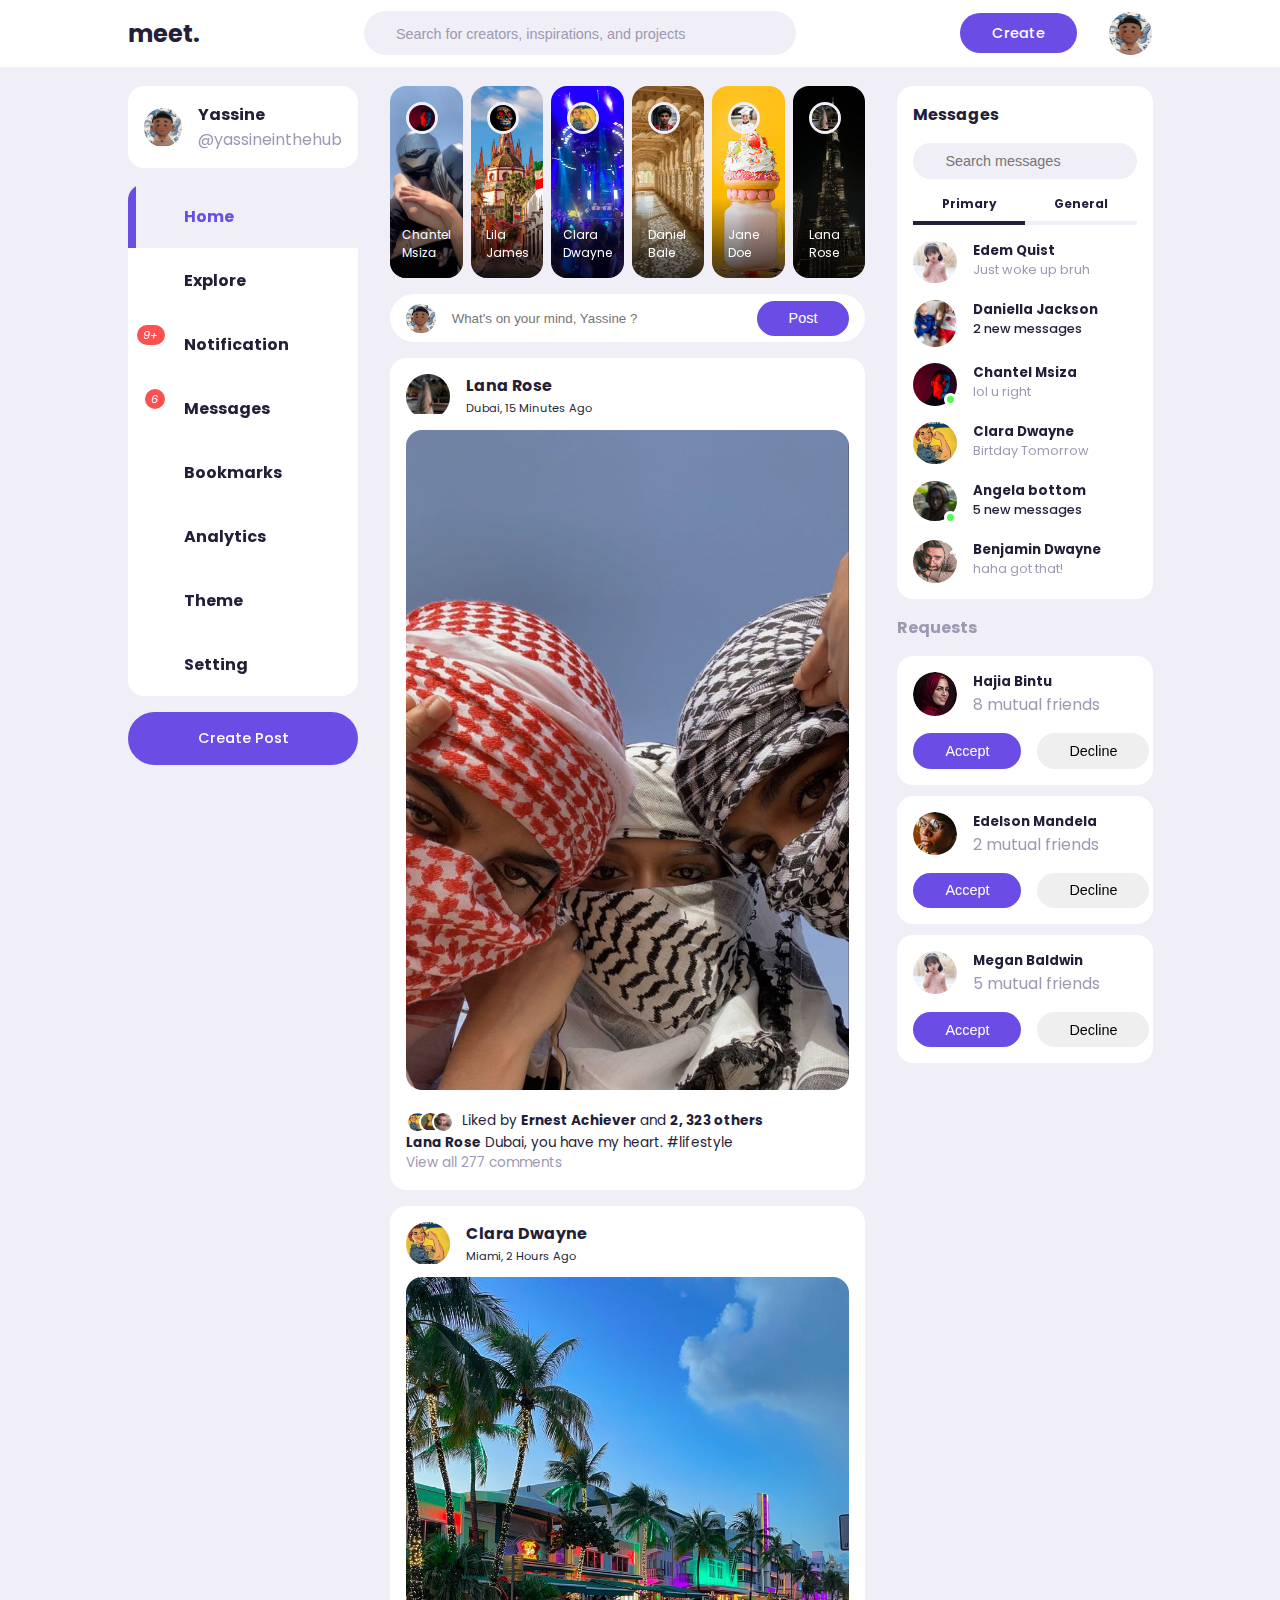
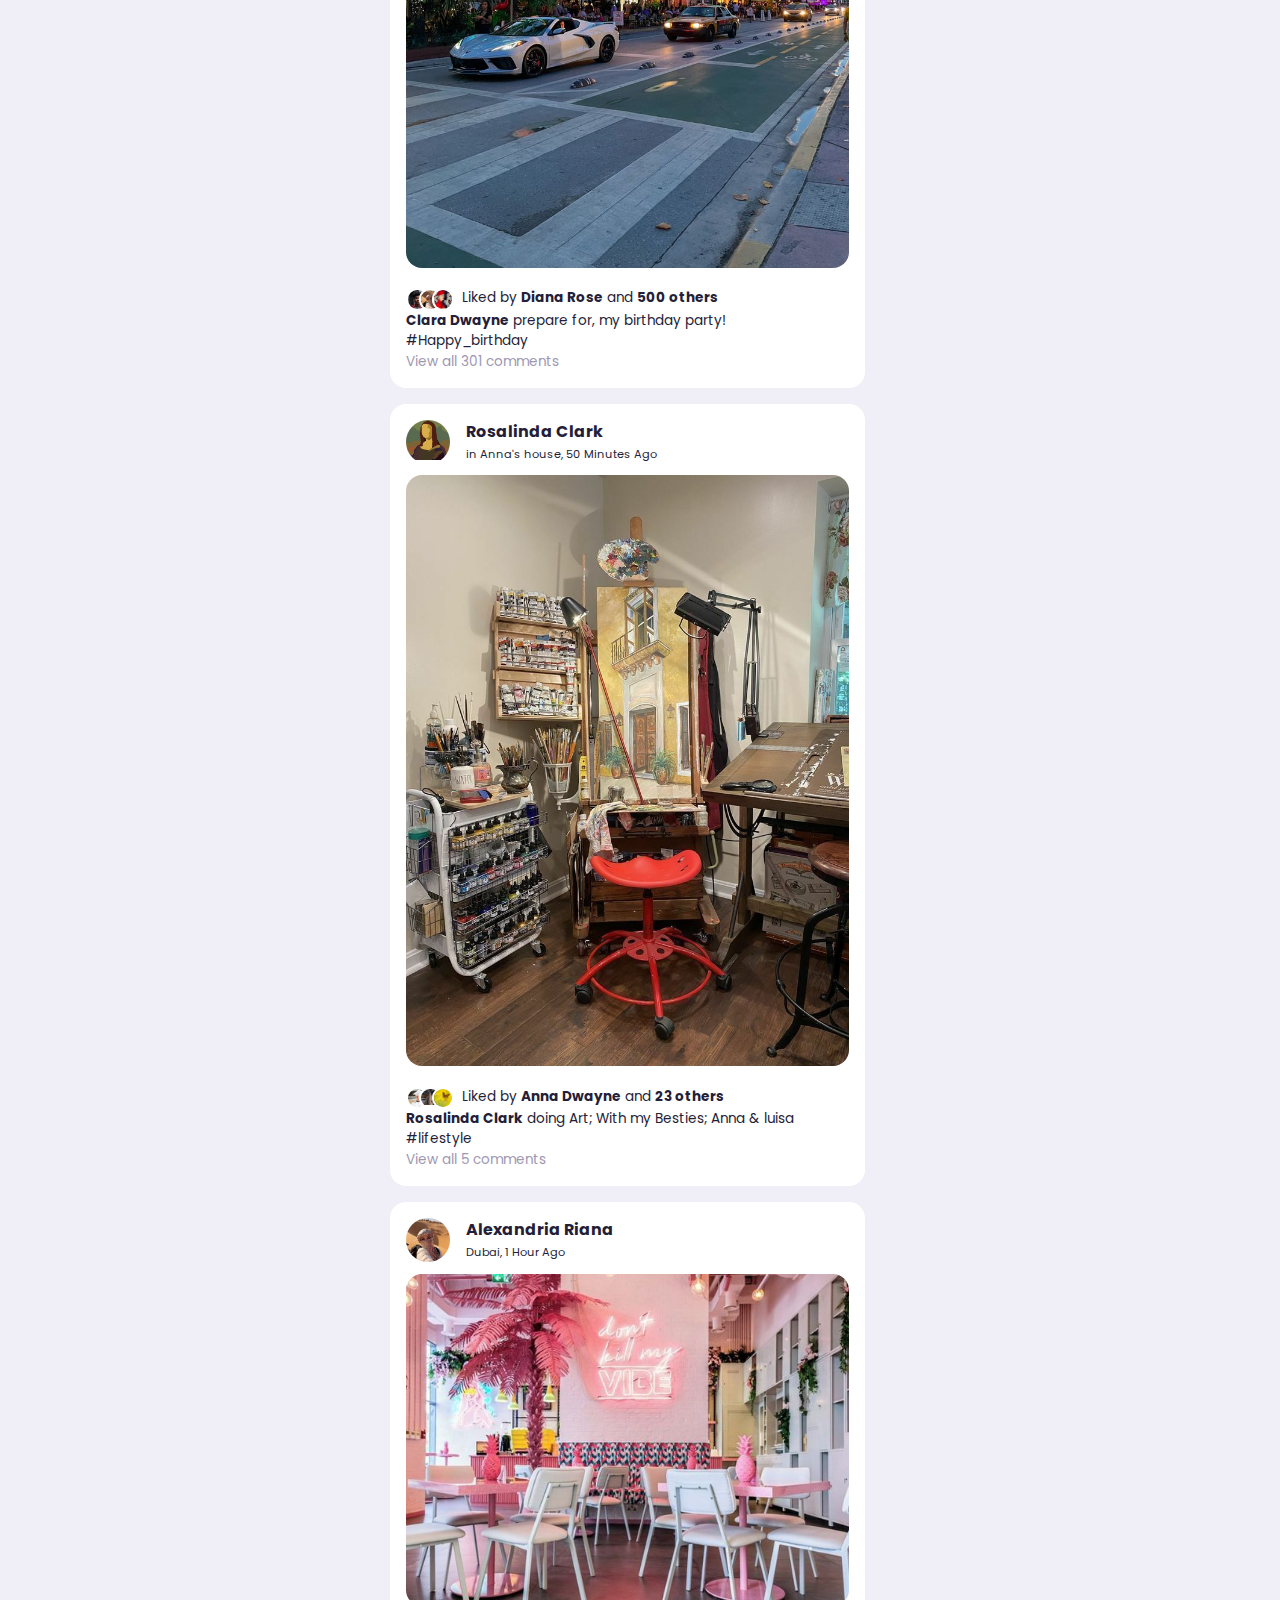
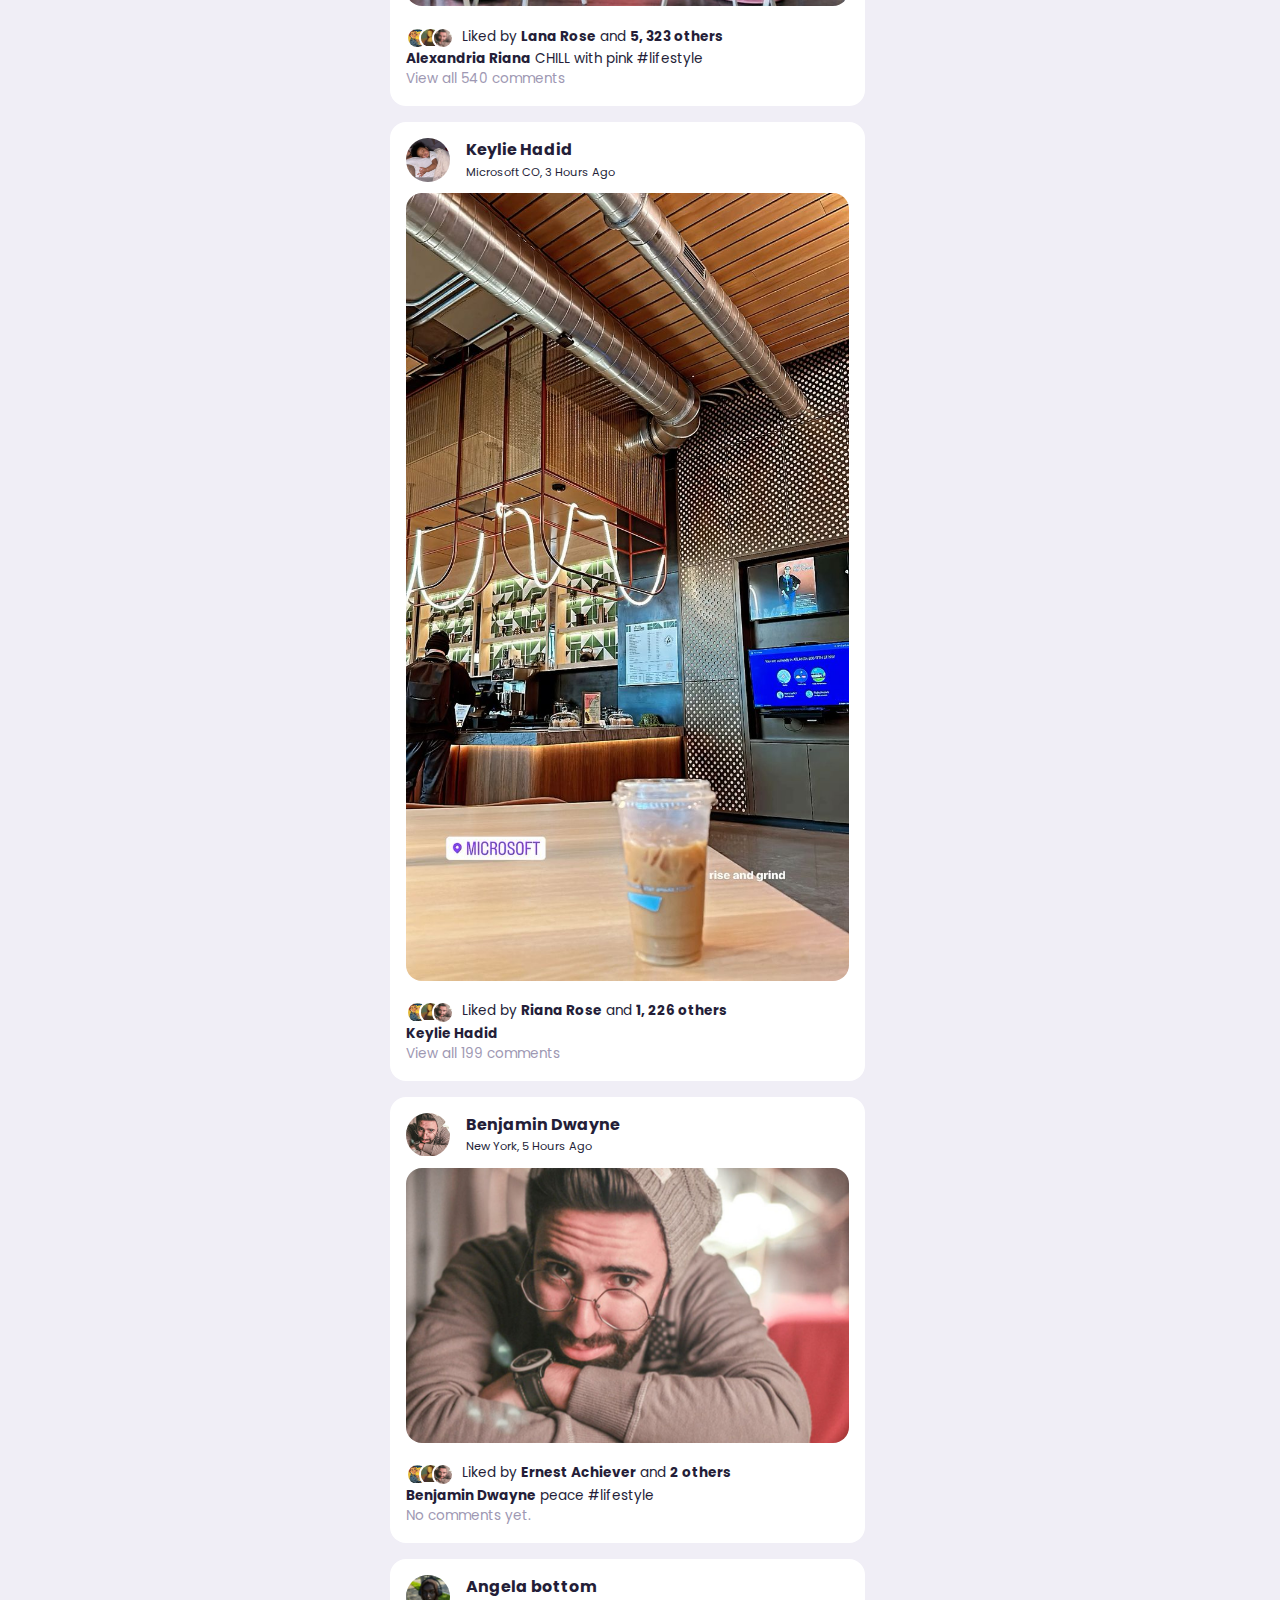
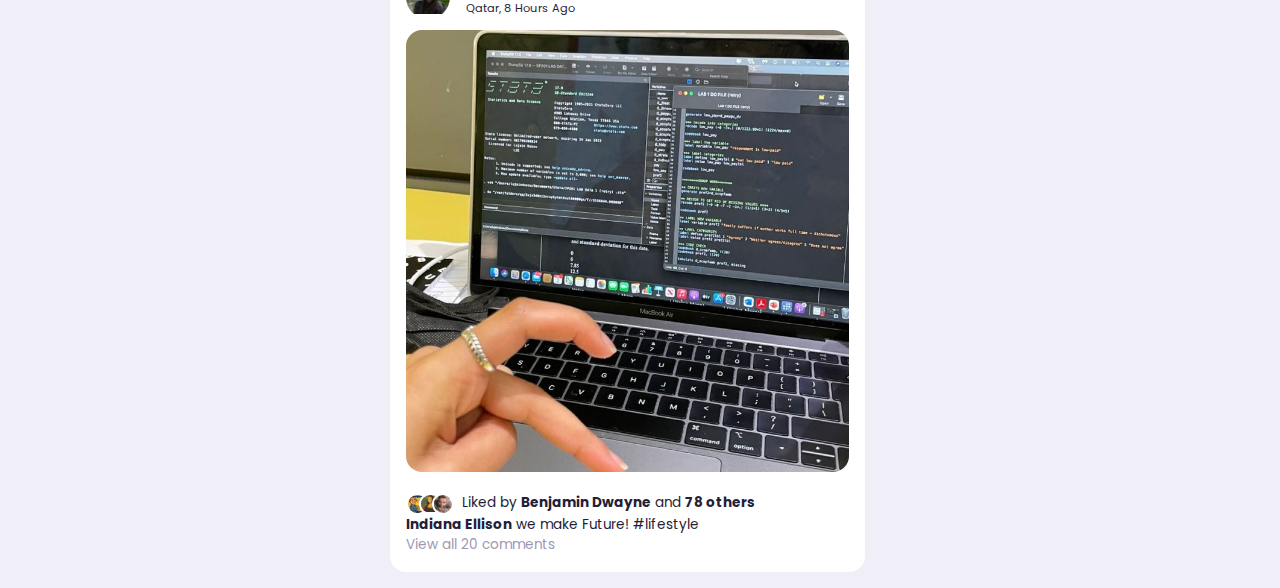
<file: index.html>
<!DOCTYPE html>
<html lang="en">
<head>
    <meta charset="UTF-8">
    <meta http-equiv="X-UA-Compatible" content="IE=edge">
    <meta name="viewport" content="width=device-width, initial-scale=1.0">
    <title>meet</title>
    <!-- IconScout CDN -->
    <link rel="stylesheet" href="https://unicons.iconscout.com/release/v2.1.6/css/unicons.css">
    <!-- Stylesheet -->
    <link rel="stylesheet" href="./style.css">
</head>
<body>
    <nav>
        <div class="container">
            <h2 class="logo">
                meet.
            </h2>
            <div class="search-bar">
                <i class="uil uil-search"></i>
                <input type="search" placeholder="Search for creators, inspirations, and projects">
            </div>
            <div class="create">
                <label class="btn btn-primary" for="create-post">Create</label>
                <div class="profile-photo">
                    <img src="./images/profile-Yassine.png" alt="">
                </div>
            </div>
        </div>
    </nav>

    <!-------------------------------- MAIN ----------------------------------->
    <main>
        <div class="container">
            <!----------------- LEFT -------------------->
            <div class="left">
                <a class="profile">
                    <div class="profile-photo">
                        <img src="./images/profile-Yassine.png">
                    </div>
                    <div class="handle">
                        <h4>Yassine</h4>
                        <p class="text-muted">
                            @yassineinthehub
                        </p>
                    </div>
                </a>

                <!----------------- SIDEBAR -------------------->
                <div class="sidebar">
                    <a class="menu-item active">
                        <span><i class="uil uil-home"></i></span>
                        <h3>Home</h3>   
                    </a>
                    <a class="menu-item">
                        <span><i class="uil uil-compass"></i></span>
                        <h3>Explore</h3>
                    </a>
                    <a class="menu-item"  id="notifications">
                        <span><i class="uil uil-bell"><small class="notification-count">9+</small></i></span>
                        <h3>Notification</h3>
                        <!--------------- NOTIFICATION POPUP --------------->
                        <div class="notifications-popup">
                            <div>
                                <div class="profile-photo">
                                    <img src="./images/profile-2.jpg">
                                </div>
                                <div class="notification-body">
                                    <b>Keke Benjamin</b> accepted your friend request
                                    <small class="text-muted">2 Days Ago</small>
                                </div>
                            </div>
                            <div>
                                <div class="profile-photo">
                                    <img src="./images/profile-3.jpg">
                                </div>
                                <div class="notification-body">
                                    <b>Angela bottom</b> commented on your post
                                    <small class="text-muted">1 Hour Ago</small>
                                </div>
                            </div>
                            <div>
                                <div class="profile-photo">
                                    <img src="./images/profile-4.jpg">
                                </div>
                                <div class="notification-body">
                                    <b>Ernest Achiever</b> and <b>283 Others</b> liked your post
                                    <small class="text-muted">4 Minutes Ago</small>
                                </div>
                            </div>
                            <div>
                                <div class="profile-photo">
                                    <img src="./images/profile-5.jpg">
                                </div>
                                <div class="notification-body">
                                    <b>Alexandria Riana</b> commented on a post you are tagged in
                                    <small class="text-muted">2 Days Ago</small>
                                </div>
                            </div>
                            <div>
                                <div class="profile-photo">
                                    <img src="./images/profile-6.jpg">
                                </div>
                                <div class="notification-body">
                                    <b>Keyley Jenner</b> commented on a post you are tagged in
                                    <small class="text-muted">1 Hour Ago</small>
                                </div>
                            </div>
                            <div>
                                <div class="profile-photo">
                                    <img src="./images/profile-7.jpg">
                                </div>
                                <div class="notification-body">
                                    <b>Jane Doe</b> commented on your post
                                    <small class="text-muted">1 Hour Ago</small>
                                </div>
                            </div>
                        </div>
                        <!--------------- END NOTIFICATION POPUP --------------->
                    </a>
                    <a class="menu-item" id="messages-notifications">
                        <span><i class="uil uil-envelope-alt"><small class="notification-count">6</small></i></span>
                        <h3>Messages</h3>
                    </a>
                    <a class="menu-item">
                        <span><i class="uil uil-bookmark"></i></span>
                        <h3>Bookmarks</h3>
                    </a>
                    <a class="menu-item">
                        <span><i class="uil uil-chart-line"></i></span>
                        <h3>Analytics</h3>
                    </a>
                    <a class="menu-item" id="theme">
                        <span><i class="uil uil-palette"></i></span>
                        <h3>Theme</h3>
                    </a>
                    <a class="menu-item">
                        <span><i class="uil uil-setting"></i></span>
                        <h3>Setting</h3>
                    </a>
                </div>
                <!----------------- END OF SIDEBAR -------------------->
                <label class="btn btn-primary" for="create-post">Create Post</label>
            </div>

            <!----------------- MIDDLE -------------------->
            <div class="middle">
                 <!----------------- STORIES -------------------->
                <div class="stories">
                    <div class="story">
                        <div class="profile-photo">
                            <img src="./images/profile-8.jpg">
                        </div>
                        <p class="name">Chantel Msiza</p>
                    </div>
                    <div class="story">
                        <div class="profile-photo">
                            <img src="./images/profile-9.jpg">
                        </div>
                        <p class="name">Lila James</p>
                    </div>
                    <div class="story">
                        <div class="profile-photo">
                            <img src="./images/profile-10.jpg">
                        </div>
                        <p class="name">Clara Dwayne</p>
                    </div>
                    <div class="story">
                        <div class="profile-photo">
                            <img src="./images/profile-11.jpg">
                        </div>
                        <p class="name">Daniel Bale</p>
                    </div>
                    <div class="story">
                        <div class="profile-photo">
                            <img src="./images/profile-12.jpg">
                        </div>
                        <p class="name">Jane Doe</p>
                    </div>
                    <div class="story">
                        <div class="profile-photo">
                            <img src="./images/profile-13.jpg">
                        </div>
                        <p class="name">Lana Rose</p>
                    </div>
                </div>
                <!----------------- END OF STORIES -------------------->
                <form action="" class="create-post">
                    <div class="profile-photo">
                        <img src="./images/profile-Yassine.png">
                    </div>
                    <input type="text" placeholder="What's on your mind, Yassine ?" id="create-post">
                    <input type="submit" value="Post" class="btn btn-primary">
                </form>
                <!----------------- FEEDS -------------------->
                <div class="feeds">
                    <!----------------- FEED 1 -------------------->
                    <div class="feed">
                        <div class="head">
                            <div class="user">
                                <div class="profile-photo">
                                    <img src="./images/profile-13.jpg">
                                </div>
                                <div class="info">
                                    <h3>Lana Rose</h3>
                                    <small>Dubai, 15 Minutes Ago</small>
                                </div>
                            </div>
                            <span class="edit">
                                <i class="uil uil-ellipsis-h"></i>
                            </span>
                        </div>

                        <div class="photo">
                            <img src="./images/feed-1.jpg">
                        </div>

                        <div class="action-buttons">
                            <div class="interaction-buttons">
                                <span><i class="uil uil-heart"></i></span>
                                <span><i class="uil uil-comment-dots"></i></span>
                                <span><i class="uil uil-share-alt"></i></span>
                            </div>
                            <div class="bookmark">
                                <span><i class="uil uil-bookmark-full"></i></span>
                            </div>
                        </div>

                        <div class="liked-by">
                            <span><img src="./images/profile-10.jpg"></span>
                            <span><img src="./images/profile-4.jpg"></span>
                            <span><img src="./images/profile-15.jpg"></span>
                            <p>Liked by <b>Ernest Achiever</b> and <b>2, 323 others</b></p>
                        </div>

                        <div class="caption">
                            <p><b>Lana Rose</b> Dubai, you have my heart. 
                            <span class="harsh-tag">#lifestyle</span></p>
                        </div>

                        <div class="comments text-muted">
                            View all 277 comments
                        </div>
                    </div>
                    <!----------------- END OF FEED 1 -------------------->

                    <!----------------- FEED 2 -------------------->
                    <div class="feed">
                        <div class="head">
                            <div class="user">
                                <div class="profile-photo">
                                    <img src="./images/profile-10.jpg">
                                </div>
                                <div class="info">
                                    <h3>Clara Dwayne</h3>
                                    <small>Miami, 2 Hours Ago</small>
                                </div>
                            </div>
                            <span class="edit">
                                <i class="uil uil-ellipsis-h"></i>
                            </span>
                        </div>

                        <div class="photo">
                            <img src="./images/feed-3.jpg">
                        </div>

                        <div class="action-buttons">
                            <div class="interaction-buttons">
                                <span><i class="uil uil-heart"></i></span>
                                <span><i class="uil uil-comment-dots"></i></span>
                                <span><i class="uil uil-share-alt"></i></span>
                            </div>
                            <div class="bookmark">
                                <span><i class="uil uil-bookmark-full"></i></span>
                            </div>
                        </div>

                        <div class="liked-by">
                            <span><img src="./images/profile-11.jpg"></span>
                            <span><img src="./images/profile-5.jpg"></span>
                            <span><img src="./images/profile-16.jpg"></span>
                            <p>Liked by <b>Diana Rose</b> and <b>500 others</b></p>
                        </div>

                        <div class="caption">
                            <p><b>Clara Dwayne</b> prepare for, my birthday party!
                            <span class="harsh-tag">#Happy_birthday</span></p>
                        </div>

                        <div class="comments text-muted">
                            View all 301 comments
                        </div>
                    </div>
                    <!----------------- END OF FEED 2 -------------------->

                    <!----------------- FEED 3 -------------------->
                    <div class="feed">
                        <div class="head">
                            <div class="user">
                                <div class="profile-photo">
                                    <img src="./images/profile-4.jpg">
                                </div>
                                <div class="info">
                                    <h3>Rosalinda Clark</h3>
                                    <small>in Anna's house, 50 Minutes Ago</small>
                                </div>
                            </div>
                            <span class="edit">
                                <i class="uil uil-ellipsis-h"></i>
                            </span>
                        </div>

                        <div class="photo">
                            <img src="./images/feed-4.jpg">
                        </div>

                        <div class="action-buttons">
                            <div class="interaction-buttons">
                                <span><i class="uil uil-heart"></i></span>
                                <span><i class="uil uil-comment-dots"></i></span>
                                <span><i class="uil uil-share-alt"></i></span>
                            </div>
                            <div class="bookmark">
                                <span><i class="uil uil-bookmark-full"></i></span>
                            </div>
                        </div>

                        <div class="liked-by">
                            <span><img src="./images/profile-12.jpg"></span>
                            <span><img src="./images/profile-13.jpg"></span>
                            <span><img src="./images/profile-14.jpg"></span>
                            <p>Liked by <b>Anna Dwayne</b> and <b>23 others</b></p>
                        </div>

                        <div class="caption">
                            <p><b>Rosalinda Clark</b> doing Art; With my Besties; Anna & luisa
                            <span class="harsh-tag">#lifestyle</span></p>
                        </div>

                        <div class="comments text-muted">
                            View all 5 comments
                        </div>
                    </div>
                    <!----------------- END OF FEED 3 -------------------->

                    <!----------------- FEED 4 -------------------->
                    <div class="feed">
                        <div class="head">
                            <div class="user">
                                <div class="profile-photo">
                                    <img src="./images/profile-5.jpg">
                                </div>
                                <div class="info">
                                    <h3>Alexandria Riana</h3>
                                    <small>Dubai, 1 Hour Ago</small>
                                </div>
                            </div>
                            <span class="edit">
                                <i class="uil uil-ellipsis-h"></i>
                            </span>
                        </div>

                        <div class="photo">
                            <img src="./images/feed-5.jpg">
                        </div>

                        <div class="action-buttons">
                            <div class="interaction-buttons">
                                <span><i class="uil uil-heart"></i></span>
                                <span><i class="uil uil-comment-dots"></i></span>
                                <span><i class="uil uil-share-alt"></i></span>
                            </div>
                            <div class="bookmark">
                                <span><i class="uil uil-bookmark-full"></i></span>
                            </div>
                        </div>

                        <div class="liked-by">
                            <span><img src="./images/profile-10.jpg"></span>
                            <span><img src="./images/profile-4.jpg"></span>
                            <span><img src="./images/profile-15.jpg"></span>
                            <p>Liked by <b>Lana Rose</b> and <b>5, 323 others</b></p>
                        </div>

                        <div class="caption">
                            <p><b>Alexandria Riana</b> CHILL with pink 
                            <span class="harsh-tag">#lifestyle</span></p>
                        </div>

                        <div class="comments text-muted">
                            View all 540 comments
                        </div>
                    </div>
                    <!----------------- END OF FEED 4 -------------------->

                    <!----------------- FEED 5 -------------------->
                    <div class="feed">
                        <div class="head">
                            <div class="user">
                                <div class="profile-photo">
                                    <img src="./images/profile-7.jpg">
                                </div>
                                <div class="info">
                                    <h3>Keylie Hadid</h3>
                                    <small>Microsoft CO, 3 Hours Ago</small>
                                </div>
                            </div>
                            <span class="edit">
                                <i class="uil uil-ellipsis-h"></i>
                            </span>
                        </div>

                        <div class="photo">
                            <img src="./images/feed-7.jpg">
                        </div>

                        <div class="action-buttons">
                            <div class="interaction-buttons">
                                <span><i class="uil uil-heart"></i></span>
                                <span><i class="uil uil-comment-dots"></i></span>
                                <span><i class="uil uil-share-alt"></i></span>
                            </div>
                            <div class="bookmark">
                                <span><i class="uil uil-bookmark-full"></i></span>
                            </div>
                        </div>

                        <div class="liked-by">
                            <span><img src="./images/profile-10.jpg"></span>
                            <span><img src="./images/profile-4.jpg"></span>
                            <span><img src="./images/profile-15.jpg"></span>
                            <p>Liked by <b>Riana Rose</b> and <b>1, 226 others</b></p>
                        </div>

                        <div class="caption">
                            <p><b>Keylie Hadid</b>
                        </p>
                        </div>

                        <div class="comments text-muted">
                            View all 199 comments
                        </div>
                    </div>
                    <!----------------- END OF FEED 5 -------------------->

                    <!----------------- FEED 6 -------------------->
                    <div class="feed">
                        <div class="head">
                            <div class="user">
                                <div class="profile-photo">
                                    <img src="./images/profile-15.jpg">
                                </div>
                                <div class="info">
                                    <h3>Benjamin Dwayne</h3>
                                    <small>New York, 5 Hours Ago</small>
                                </div>
                            </div>
                            <span class="edit">
                                <i class="uil uil-ellipsis-h"></i>
                            </span>
                        </div>

                        <div class="photo">
                            <img src="./images/feed-2.jpg">
                        </div>

                        <div class="action-buttons">
                            <div class="interaction-buttons">
                                <span><i class="uil uil-heart"></i></span>
                                <span><i class="uil uil-comment-dots"></i></span>
                                <span><i class="uil uil-share-alt"></i></span>
                            </div>
                            <div class="bookmark">
                                <span><i class="uil uil-bookmark-full"></i></span>
                            </div>
                        </div>

                        <div class="liked-by">
                            <span><img src="./images/profile-10.jpg"></span>
                            <span><img src="./images/profile-4.jpg"></span>
                            <span><img src="./images/profile-15.jpg"></span>
                            <p>Liked by <b>Ernest Achiever</b> and <b>2 others</b></p>
                        </div>

                        <div class="caption">
                            <p><b>Benjamin Dwayne</b> peace
                            <span class="harsh-tag">#lifestyle</span></p>
                        </div>

                        <div class="comments text-muted">
                            No comments yet.
                        </div>
                    </div>
                    <!----------------- END OF FEED 6 -------------------->

                    <!----------------- FEED 7 -------------------->
                    <div class="feed">
                        <div class="head">
                            <div class="user">
                                <div class="profile-photo">
                                    <img src="./images/profile-3.jpg">
                                </div>
                                <div class="info">
                                    <h3>Angela bottom</h3>
                                    <small>Qatar, 8 Hours Ago</small>
                                </div>
                            </div>
                            <span class="edit">
                                <i class="uil uil-ellipsis-h"></i>
                            </span>
                        </div>

                        <div class="photo">
                            <img src="./images/feed-6.jpg">
                        </div>

                        <div class="action-buttons">
                            <div class="interaction-buttons">
                                <span><i class="uil uil-heart"></i></span>
                                <span><i class="uil uil-comment-dots"></i></span>
                                <span><i class="uil uil-share-alt"></i></span>
                            </div>
                            <div class="bookmark">
                                <span><i class="uil uil-bookmark-full"></i></span>
                            </div>
                        </div>

                        <div class="liked-by">
                            <span><img src="./images/profile-10.jpg"></span>
                            <span><img src="./images/profile-4.jpg"></span>
                            <span><img src="./images/profile-15.jpg"></span>
                            <p>Liked by <b>Benjamin Dwayne</b> and <b>78 others</b></p>
                        </div>

                        <div class="caption">
                            <p><b>Indiana Ellison</b> we make Future!
                            <span class="harsh-tag">#lifestyle</span></p>
                        </div>

                        <div class="comments text-muted">
                            View all 20 comments
                        </div>
                    </div>
                    <!----------------- END OF FEED 7 -------------------->
                </div>
                <!----------------- END OF FEEDS -------------------->
            </div>
             <!----------------- END OF MIDDLE -------------------->

            <!----------------- RIGHT -------------------->
            <div class="right">
                <!------- MESSAGES ------->
                <div class="messages">
                    <div class="heading">
                        <h4>Messages</h4>
                        <i class="uil uil-edit"></i>
                    </div>
                    <!------- SEARCH BAR ------->
                    <div class="search-bar">
                        <i class="uil uil-search"></i>
                        <input type="search" placeholder="Search messages" id="message-search">
                    </div>
                    <!------- MESSAGES CATEGORY ------->
                    <div class="category">
                        <h6 class="active">Primary</h6>
                        <h6>General</h6>
                    </div>
                    <!------- MESSAGES ------->
                    <div class="message">
                        <div class="profile-photo">
                            <img src="./images/profile-17.jpg">
                        </div>
                        <div class="message-body">
                            <h5>Edem Quist</h5>
                            <p class="text-muted">Just woke up bruh</p>
                        </div>
                    </div>
                    <!------- MESSAGES ------->
                    <div class="message">
                        <div class="profile-photo">
                            <img src="./images/profile-6.jpg">
                        </div>
                        <div class="message-body">
                            <h5>Daniella Jackson</h5>
                            <p class="text-bold">2 new messages</p>
                        </div>
                    </div>
                    <!------- MESSAGES ------->
                    <div class="message">
                        <div class="profile-photo">
                            <img src="./images/profile-8.jpg">
                            <div class="active"></div>
                        </div>
                        <div class="message-body">
                            <h5>Chantel Msiza</h5>
                            <p class="text-muted">lol u right</p>
                        </div>
                    </div>
                    <!------- MESSAGES ------->
                    <div class="message">
                        <div class="profile-photo">
                            <img src="./images/profile-10.jpg">
                        </div>
                        <div class="message-body">
                            <h5>Clara Dwayne</h5>
                            <p class="text-muted">Birtday Tomorrow</p>
                        </div>
                    </div>
                    <!------- MESSAGES ------->
                    <div class="message">
                        <div class="profile-photo">
                            <img src="./images/profile-3.jpg">
                            <div class="active"></div>
                        </div>
                        <div class="message-body">
                            <h5>Angela bottom</h5>
                            <p class="text-bold">5 new messages</p>
                        </div>
                    </div>
                    <!------- MESSAGES ------->
                    <div class="message">
                        <div class="profile-photo">
                            <img src="./images/profile-15.jpg">
                        </div>
                        <div class="message-body">
                            <h5>Benjamin Dwayne</h5>
                            <p class="text-muted">haha got that!</p>
                        </div>
                    </div>
                </div>
                <!------- END OF MESSAGES ------->

                <!------- FRIEND REQUEST ------->
                <div class="friend-requests">
                    <h4>Requests</h4>
                    <div class="request">
                        <div class="info">
                            <div class="profile-photo">
                                <img src="./images/profile-20.jpg">
                            </div>
                            <div>
                                <h5>Hajia Bintu</h5>
                                <p class="text-muted">8 mutual friends</p>
                            </div>
                        </div>
                        <div class="action">
                            <button class="btn btn-primary">
                                Accept
                            </button>
                            <button class="btn">
                                Decline
                            </button>
                        </div>
                    </div>
                    <div class="request">
                        <div class="info">
                            <div class="profile-photo">
                                <img src="./images/profile-18.jpg">
                            </div>
                            <div>
                                <h5>Edelson Mandela</h5>
                                <p class="text-muted">2 mutual friends</p>
                            </div>
                        </div>
                        <div class="action">
                            <button class="btn btn-primary">
                                Accept
                            </button>
                            <button class="btn">
                                Decline
                            </button>
                        </div>
                    </div>
                    <div class="request">
                        <div class="info">
                            <div class="profile-photo">
                                <img src="./images/profile-17.jpg">
                            </div>
                            <div>
                                <h5>Megan Baldwin</h5>
                                <p class="text-muted">5 mutual friends</p>
                            </div>
                        </div>
                        <div class="action">
                            <button class="btn btn-primary">
                                Accept
                            </button>
                            <button class="btn">
                                Decline
                            </button>
                        </div>
                    </div>
                </div>
            </div>
            <!----------------- END OF RIGHT -------------------->
        </div>
    </main>

    <!----------------- THEME CUSTOMIZATION -------------------->
    <div class="customize-theme">
        <div class="card">
            <h2>Customize your view</h2>
            <!----------- BACKGROUND COLORS ----------->
            <div class="background">
                <div class="choose-bg">
                    <div class="bg-1 active">
                        <span></span>
                        <h5 for="bg-1">Light</h5>
                    </div>
                    <div class="bg-2">
                        <span></span>
                        <h5 for="bg-2">Dim</h5>
                    </div>
                    <div class="bg-3">
                        <span></span>
                        <h5 for="bg-3">Dark</h5>
                    </div>
                </div>
            </div>
        </div>
    </div>

    <script src="./index.js"></script>
</body>
</html>
</file>
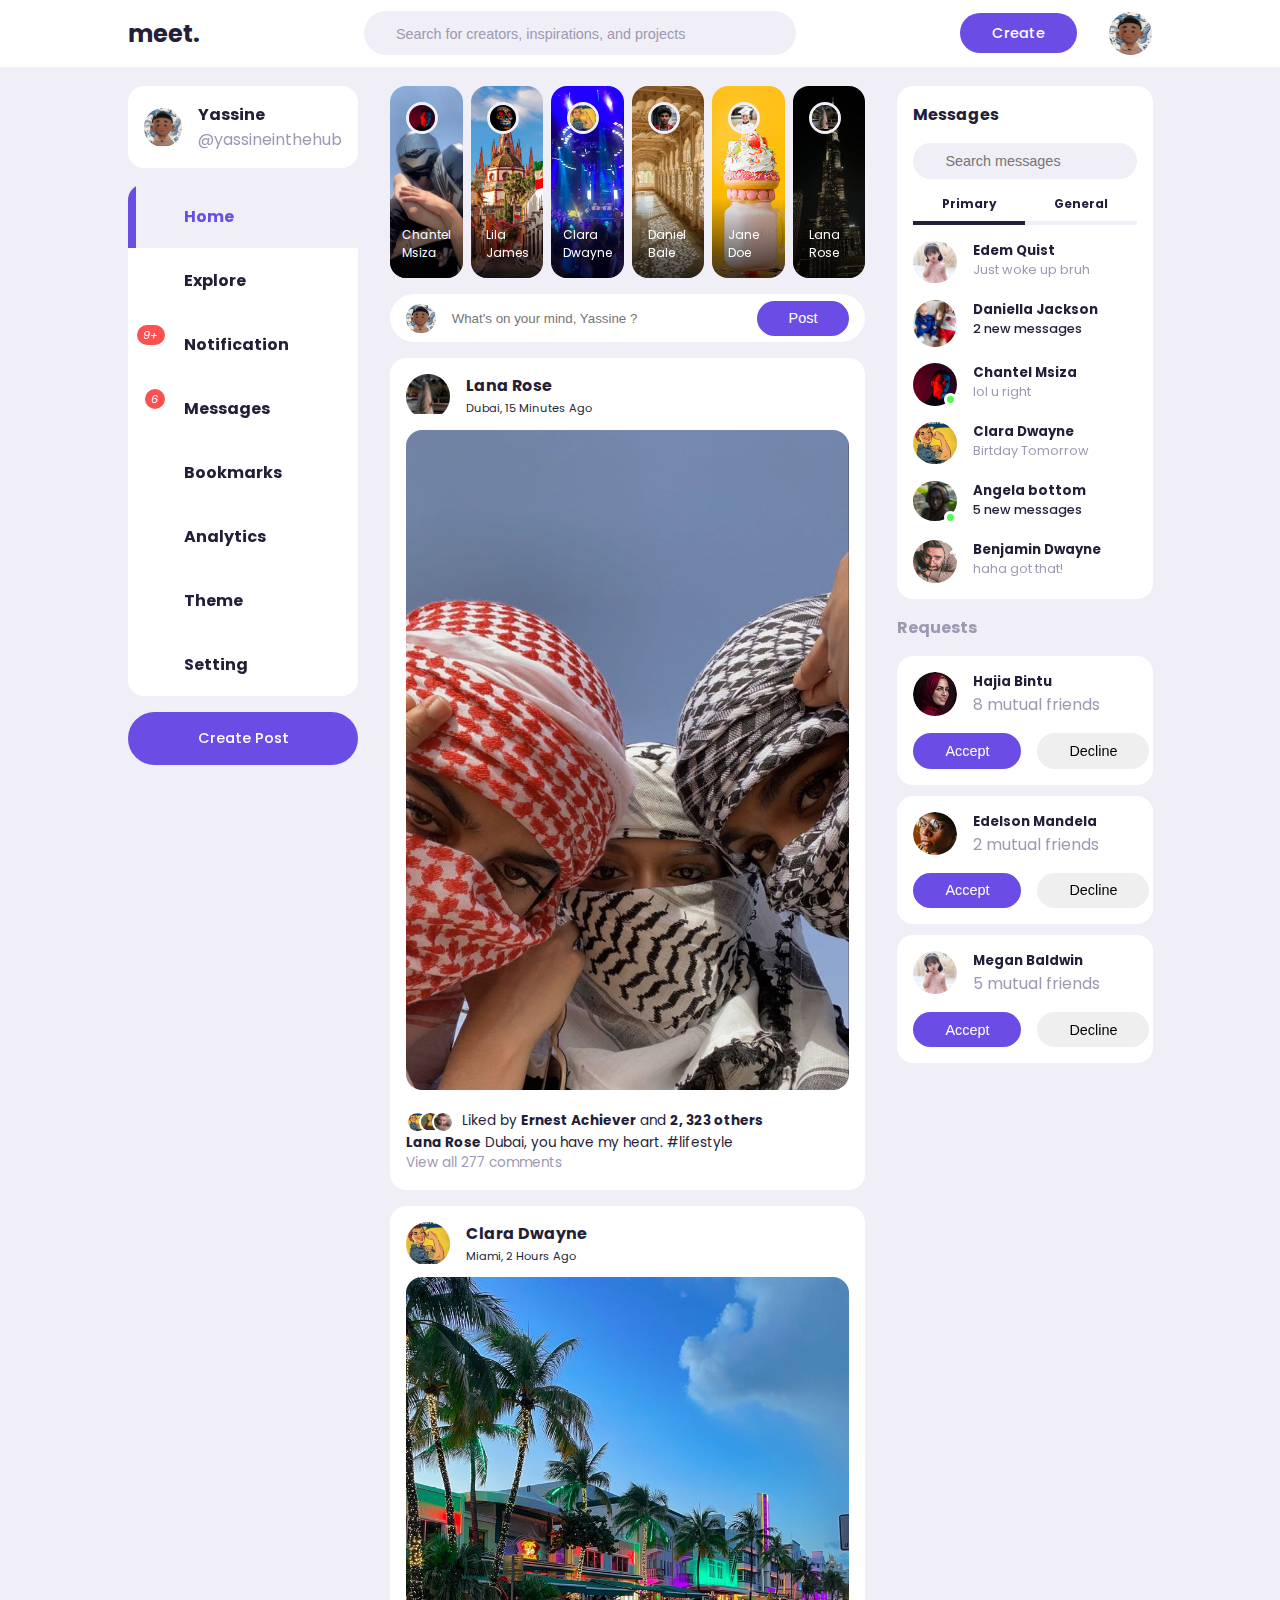
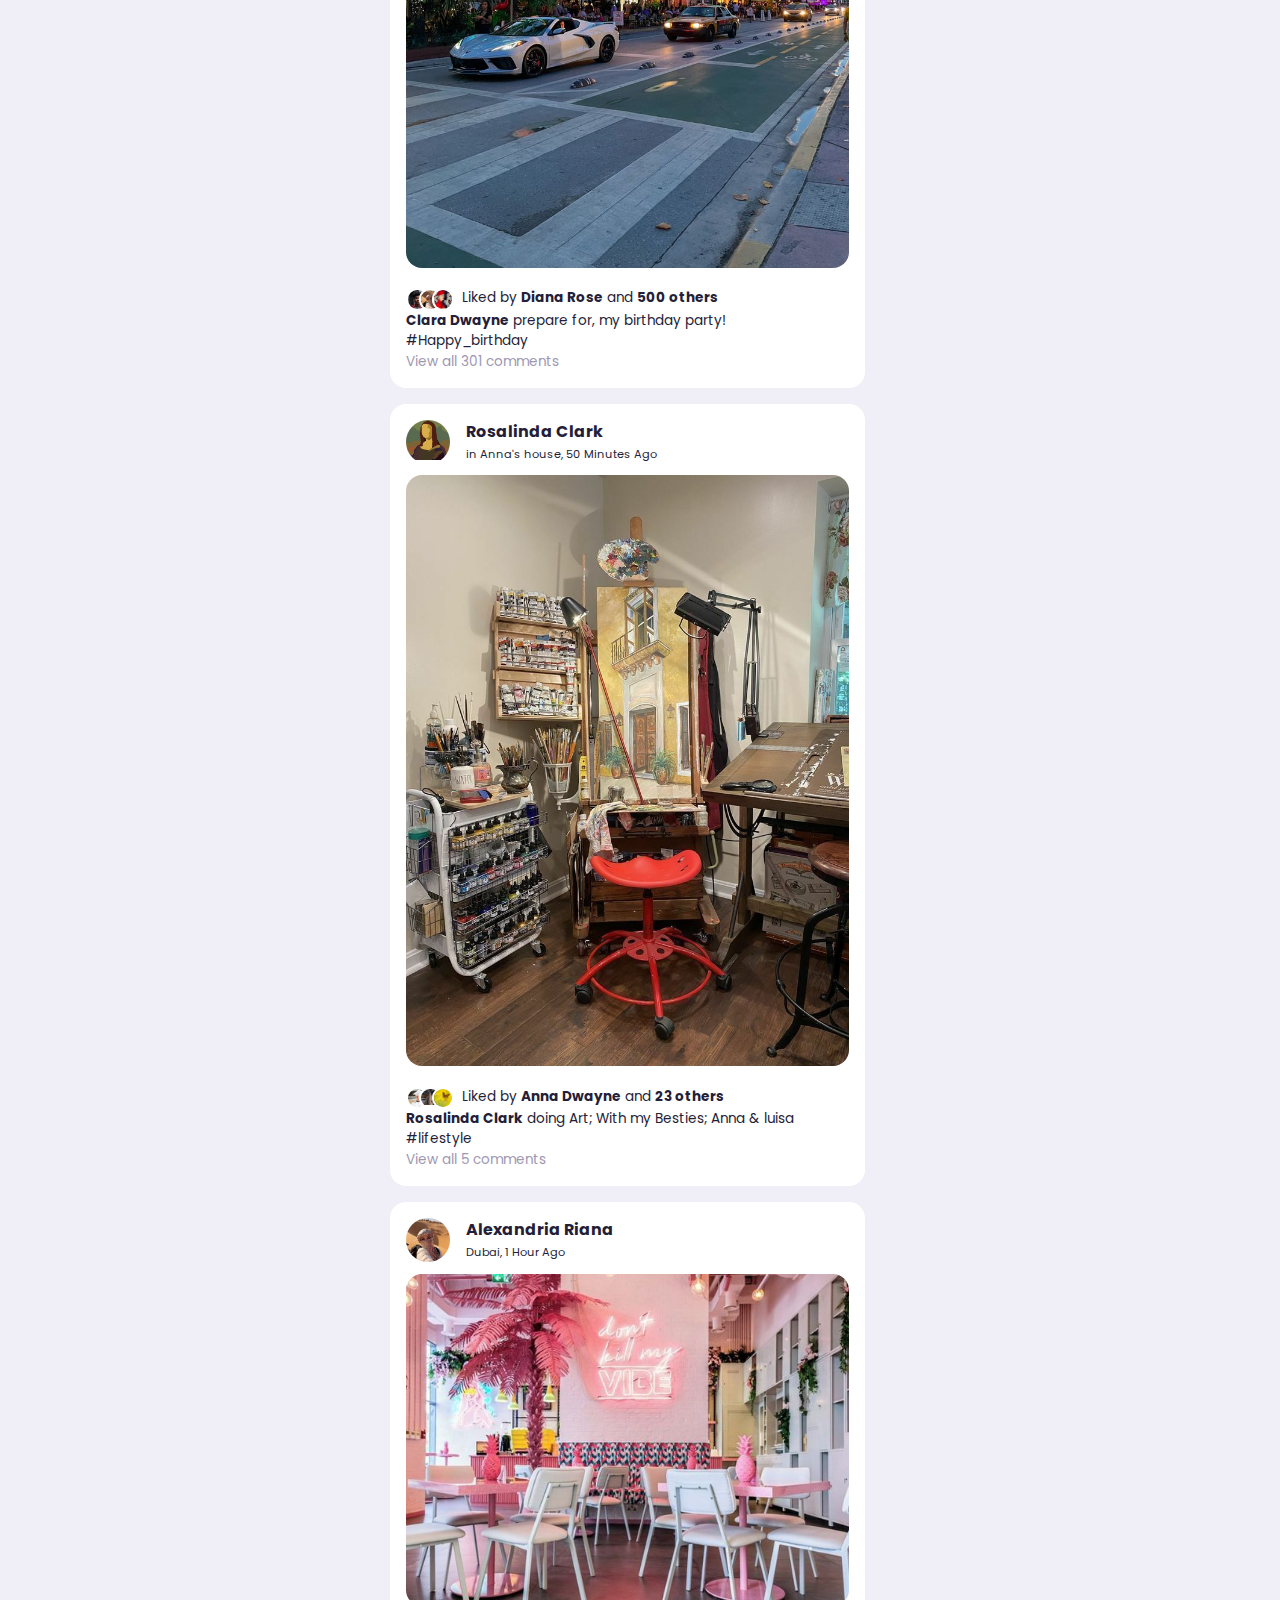
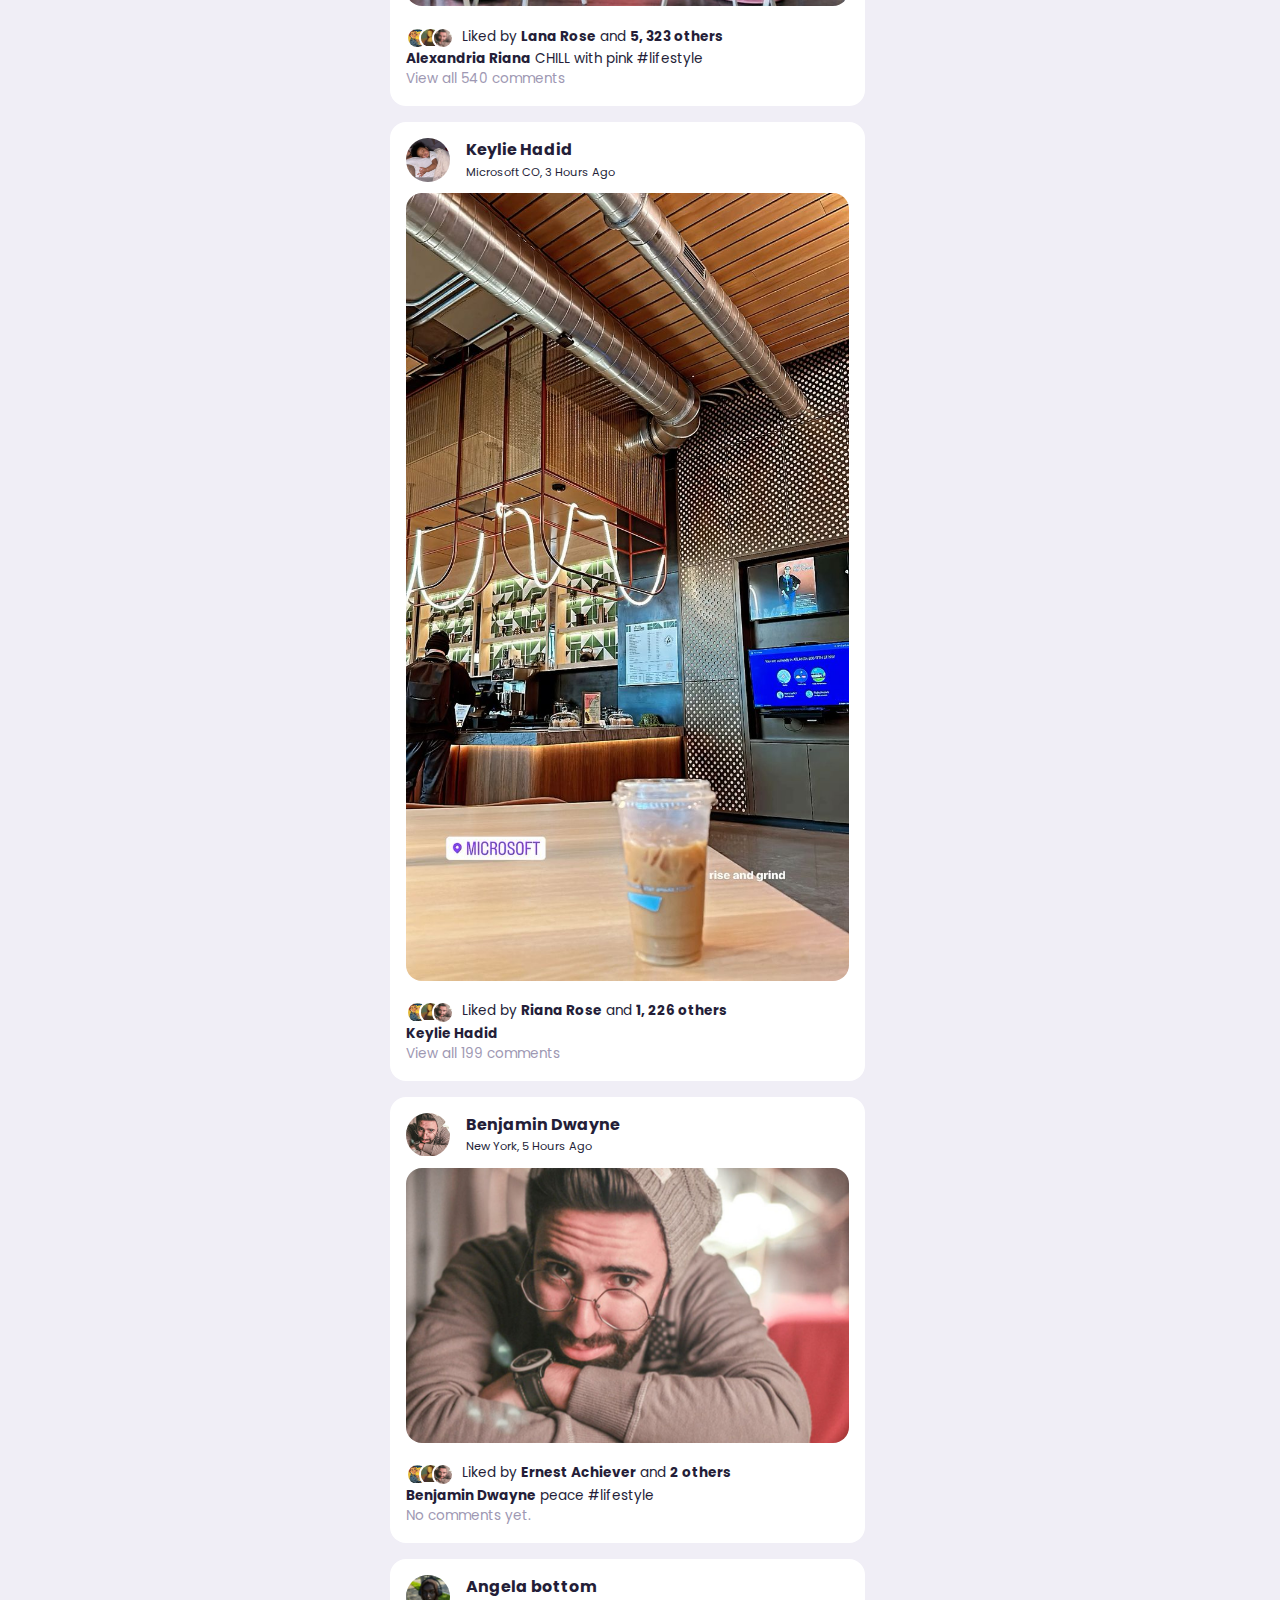
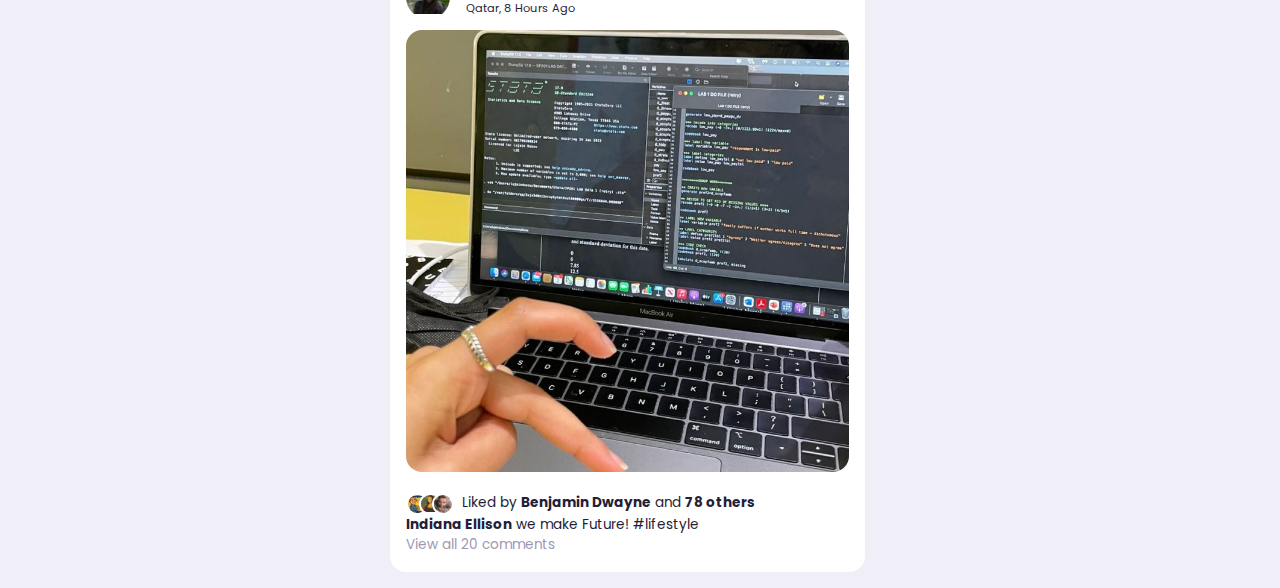
<file: MEET.html>
<!DOCTYPE html>
<html lang="en">
<head>
    <meta charset="UTF-8">
    <meta http-equiv="X-UA-Compatible" content="IE=edge">
    <meta name="viewport" content="width=device-width, initial-scale=1.0">
    <title>meet</title>
    <!-- IconScout CDN -->
    <link rel="stylesheet" href="https://unicons.iconscout.com/release/v2.1.6/css/unicons.css">
    <!-- Stylesheet -->
    <link rel="stylesheet" href="./style.css">
</head>
<body>
    <nav>
        <div class="container">
            <h2 class="logo">
                meet.
            </h2>
            <div class="search-bar">
                <i class="uil uil-search"></i>
                <input type="search" placeholder="Search for creators, inspirations, and projects">
            </div>
            <div class="create">
                <label class="btn btn-primary" for="create-post">Create</label>
                <div class="profile-photo">
                    <img src="./images/profile-Yassine.png" alt="">
                </div>
            </div>
        </div>
    </nav>

    <!-------------------------------- MAIN ----------------------------------->
    <main>
        <div class="container">
            <!----------------- LEFT -------------------->
            <div class="left">
                <a class="profile">
                    <div class="profile-photo">
                        <img src="./images/profile-Yassine.png">
                    </div>
                    <div class="handle">
                        <h4>Yassine</h4>
                        <p class="text-muted">
                            @yassineinthehub
                        </p>
                    </div>
                </a>

                <!----------------- SIDEBAR -------------------->
                <div class="sidebar">
                    <a class="menu-item active">
                        <span><i class="uil uil-home"></i></span>
                        <h3>Home</h3>   
                    </a>
                    <a class="menu-item">
                        <span><i class="uil uil-compass"></i></span>
                        <h3>Explore</h3>
                    </a>
                    <a class="menu-item"  id="notifications">
                        <span><i class="uil uil-bell"><small class="notification-count">9+</small></i></span>
                        <h3>Notification</h3>
                        <!--------------- NOTIFICATION POPUP --------------->
                        <div class="notifications-popup">
                            <div>
                                <div class="profile-photo">
                                    <img src="./images/profile-2.jpg">
                                </div>
                                <div class="notification-body">
                                    <b>Keke Benjamin</b> accepted your friend request
                                    <small class="text-muted">2 Days Ago</small>
                                </div>
                            </div>
                            <div>
                                <div class="profile-photo">
                                    <img src="./images/profile-3.jpg">
                                </div>
                                <div class="notification-body">
                                    <b>Angela bottom</b> commented on your post
                                    <small class="text-muted">1 Hour Ago</small>
                                </div>
                            </div>
                            <div>
                                <div class="profile-photo">
                                    <img src="./images/profile-4.jpg">
                                </div>
                                <div class="notification-body">
                                    <b>Ernest Achiever</b> and <b>283 Others</b> liked your post
                                    <small class="text-muted">4 Minutes Ago</small>
                                </div>
                            </div>
                            <div>
                                <div class="profile-photo">
                                    <img src="./images/profile-5.jpg">
                                </div>
                                <div class="notification-body">
                                    <b>Alexandria Riana</b> commented on a post you are tagged in
                                    <small class="text-muted">2 Days Ago</small>
                                </div>
                            </div>
                            <div>
                                <div class="profile-photo">
                                    <img src="./images/profile-6.jpg">
                                </div>
                                <div class="notification-body">
                                    <b>Keyley Jenner</b> commented on a post you are tagged in
                                    <small class="text-muted">1 Hour Ago</small>
                                </div>
                            </div>
                            <div>
                                <div class="profile-photo">
                                    <img src="./images/profile-7.jpg">
                                </div>
                                <div class="notification-body">
                                    <b>Jane Doe</b> commented on your post
                                    <small class="text-muted">1 Hour Ago</small>
                                </div>
                            </div>
                        </div>
                        <!--------------- END NOTIFICATION POPUP --------------->
                    </a>
                    <a class="menu-item" id="messages-notifications">
                        <span><i class="uil uil-envelope-alt"><small class="notification-count">6</small></i></span>
                        <h3>Messages</h3>
                    </a>
                    <a class="menu-item">
                        <span><i class="uil uil-bookmark"></i></span>
                        <h3>Bookmarks</h3>
                    </a>
                    <a class="menu-item">
                        <span><i class="uil uil-chart-line"></i></span>
                        <h3>Analytics</h3>
                    </a>
                    <a class="menu-item" id="theme">
                        <span><i class="uil uil-palette"></i></span>
                        <h3>Theme</h3>
                    </a>
                    <a class="menu-item">
                        <span><i class="uil uil-setting"></i></span>
                        <h3>Setting</h3>
                    </a>
                </div>
                <!----------------- END OF SIDEBAR -------------------->
                <label class="btn btn-primary" for="create-post">Create Post</label>
            </div>

            <!----------------- MIDDLE -------------------->
            <div class="middle">
                 <!----------------- STORIES -------------------->
                <div class="stories">
                    <div class="story">
                        <div class="profile-photo">
                            <img src="./images/profile-8.jpg">
                        </div>
                        <p class="name">Chantel Msiza</p>
                    </div>
                    <div class="story">
                        <div class="profile-photo">
                            <img src="./images/profile-9.jpg">
                        </div>
                        <p class="name">Lila James</p>
                    </div>
                    <div class="story">
                        <div class="profile-photo">
                            <img src="./images/profile-10.jpg">
                        </div>
                        <p class="name">Clara Dwayne</p>
                    </div>
                    <div class="story">
                        <div class="profile-photo">
                            <img src="./images/profile-11.jpg">
                        </div>
                        <p class="name">Daniel Bale</p>
                    </div>
                    <div class="story">
                        <div class="profile-photo">
                            <img src="./images/profile-12.jpg">
                        </div>
                        <p class="name">Jane Doe</p>
                    </div>
                    <div class="story">
                        <div class="profile-photo">
                            <img src="./images/profile-13.jpg">
                        </div>
                        <p class="name">Lana Rose</p>
                    </div>
                </div>
                <!----------------- END OF STORIES -------------------->
                <form action="" class="create-post">
                    <div class="profile-photo">
                        <img src="./images/profile-Yassine.png">
                    </div>
                    <input type="text" placeholder="What's on your mind, Yassine ?" id="create-post">
                    <input type="submit" value="Post" class="btn btn-primary">
                </form>
                <!----------------- FEEDS -------------------->
                <div class="feeds">
                    <!----------------- FEED 1 -------------------->
                    <div class="feed">
                        <div class="head">
                            <div class="user">
                                <div class="profile-photo">
                                    <img src="./images/profile-13.jpg">
                                </div>
                                <div class="info">
                                    <h3>Lana Rose</h3>
                                    <small>Dubai, 15 Minutes Ago</small>
                                </div>
                            </div>
                            <span class="edit">
                                <i class="uil uil-ellipsis-h"></i>
                            </span>
                        </div>

                        <div class="photo">
                            <img src="./images/feed-1.jpg">
                        </div>

                        <div class="action-buttons">
                            <div class="interaction-buttons">
                                <span><i class="uil uil-heart"></i></span>
                                <span><i class="uil uil-comment-dots"></i></span>
                                <span><i class="uil uil-share-alt"></i></span>
                            </div>
                            <div class="bookmark">
                                <span><i class="uil uil-bookmark-full"></i></span>
                            </div>
                        </div>

                        <div class="liked-by">
                            <span><img src="./images/profile-10.jpg"></span>
                            <span><img src="./images/profile-4.jpg"></span>
                            <span><img src="./images/profile-15.jpg"></span>
                            <p>Liked by <b>Ernest Achiever</b> and <b>2, 323 others</b></p>
                        </div>

                        <div class="caption">
                            <p><b>Lana Rose</b> Dubai, you have my heart. 
                            <span class="harsh-tag">#lifestyle</span></p>
                        </div>

                        <div class="comments text-muted">
                            View all 277 comments
                        </div>
                    </div>
                    <!----------------- END OF FEED 1 -------------------->

                    <!----------------- FEED 2 -------------------->
                    <div class="feed">
                        <div class="head">
                            <div class="user">
                                <div class="profile-photo">
                                    <img src="./images/profile-10.jpg">
                                </div>
                                <div class="info">
                                    <h3>Clara Dwayne</h3>
                                    <small>Miami, 2 Hours Ago</small>
                                </div>
                            </div>
                            <span class="edit">
                                <i class="uil uil-ellipsis-h"></i>
                            </span>
                        </div>

                        <div class="photo">
                            <img src="./images/feed-3.jpg">
                        </div>

                        <div class="action-buttons">
                            <div class="interaction-buttons">
                                <span><i class="uil uil-heart"></i></span>
                                <span><i class="uil uil-comment-dots"></i></span>
                                <span><i class="uil uil-share-alt"></i></span>
                            </div>
                            <div class="bookmark">
                                <span><i class="uil uil-bookmark-full"></i></span>
                            </div>
                        </div>

                        <div class="liked-by">
                            <span><img src="./images/profile-11.jpg"></span>
                            <span><img src="./images/profile-5.jpg"></span>
                            <span><img src="./images/profile-16.jpg"></span>
                            <p>Liked by <b>Diana Rose</b> and <b>500 others</b></p>
                        </div>

                        <div class="caption">
                            <p><b>Clara Dwayne</b> prepare for, my birthday party!
                            <span class="harsh-tag">#Happy_birthday</span></p>
                        </div>

                        <div class="comments text-muted">
                            View all 301 comments
                        </div>
                    </div>
                    <!----------------- END OF FEED 2 -------------------->

                    <!----------------- FEED 3 -------------------->
                    <div class="feed">
                        <div class="head">
                            <div class="user">
                                <div class="profile-photo">
                                    <img src="./images/profile-4.jpg">
                                </div>
                                <div class="info">
                                    <h3>Rosalinda Clark</h3>
                                    <small>in Anna's house, 50 Minutes Ago</small>
                                </div>
                            </div>
                            <span class="edit">
                                <i class="uil uil-ellipsis-h"></i>
                            </span>
                        </div>

                        <div class="photo">
                            <img src="./images/feed-4.jpg">
                        </div>

                        <div class="action-buttons">
                            <div class="interaction-buttons">
                                <span><i class="uil uil-heart"></i></span>
                                <span><i class="uil uil-comment-dots"></i></span>
                                <span><i class="uil uil-share-alt"></i></span>
                            </div>
                            <div class="bookmark">
                                <span><i class="uil uil-bookmark-full"></i></span>
                            </div>
                        </div>

                        <div class="liked-by">
                            <span><img src="./images/profile-12.jpg"></span>
                            <span><img src="./images/profile-13.jpg"></span>
                            <span><img src="./images/profile-14.jpg"></span>
                            <p>Liked by <b>Anna Dwayne</b> and <b>23 others</b></p>
                        </div>

                        <div class="caption">
                            <p><b>Rosalinda Clark</b> doing Art; With my Besties; Anna & luisa
                            <span class="harsh-tag">#lifestyle</span></p>
                        </div>

                        <div class="comments text-muted">
                            View all 5 comments
                        </div>
                    </div>
                    <!----------------- END OF FEED 3 -------------------->

                    <!----------------- FEED 4 -------------------->
                    <div class="feed">
                        <div class="head">
                            <div class="user">
                                <div class="profile-photo">
                                    <img src="./images/profile-5.jpg">
                                </div>
                                <div class="info">
                                    <h3>Alexandria Riana</h3>
                                    <small>Dubai, 1 Hour Ago</small>
                                </div>
                            </div>
                            <span class="edit">
                                <i class="uil uil-ellipsis-h"></i>
                            </span>
                        </div>

                        <div class="photo">
                            <img src="./images/feed-5.jpg">
                        </div>

                        <div class="action-buttons">
                            <div class="interaction-buttons">
                                <span><i class="uil uil-heart"></i></span>
                                <span><i class="uil uil-comment-dots"></i></span>
                                <span><i class="uil uil-share-alt"></i></span>
                            </div>
                            <div class="bookmark">
                                <span><i class="uil uil-bookmark-full"></i></span>
                            </div>
                        </div>

                        <div class="liked-by">
                            <span><img src="./images/profile-10.jpg"></span>
                            <span><img src="./images/profile-4.jpg"></span>
                            <span><img src="./images/profile-15.jpg"></span>
                            <p>Liked by <b>Lana Rose</b> and <b>5, 323 others</b></p>
                        </div>

                        <div class="caption">
                            <p><b>Alexandria Riana</b> CHILL with pink 
                            <span class="harsh-tag">#lifestyle</span></p>
                        </div>

                        <div class="comments text-muted">
                            View all 540 comments
                        </div>
                    </div>
                    <!----------------- END OF FEED 4 -------------------->

                    <!----------------- FEED 5 -------------------->
                    <div class="feed">
                        <div class="head">
                            <div class="user">
                                <div class="profile-photo">
                                    <img src="./images/profile-7.jpg">
                                </div>
                                <div class="info">
                                    <h3>Keylie Hadid</h3>
                                    <small>Microsoft CO, 3 Hours Ago</small>
                                </div>
                            </div>
                            <span class="edit">
                                <i class="uil uil-ellipsis-h"></i>
                            </span>
                        </div>

                        <div class="photo">
                            <img src="./images/feed-7.jpg">
                        </div>

                        <div class="action-buttons">
                            <div class="interaction-buttons">
                                <span><i class="uil uil-heart"></i></span>
                                <span><i class="uil uil-comment-dots"></i></span>
                                <span><i class="uil uil-share-alt"></i></span>
                            </div>
                            <div class="bookmark">
                                <span><i class="uil uil-bookmark-full"></i></span>
                            </div>
                        </div>

                        <div class="liked-by">
                            <span><img src="./images/profile-10.jpg"></span>
                            <span><img src="./images/profile-4.jpg"></span>
                            <span><img src="./images/profile-15.jpg"></span>
                            <p>Liked by <b>Riana Rose</b> and <b>1, 226 others</b></p>
                        </div>

                        <div class="caption">
                            <p><b>Keylie Hadid</b>
                        </p>
                        </div>

                        <div class="comments text-muted">
                            View all 199 comments
                        </div>
                    </div>
                    <!----------------- END OF FEED 5 -------------------->

                    <!----------------- FEED 6 -------------------->
                    <div class="feed">
                        <div class="head">
                            <div class="user">
                                <div class="profile-photo">
                                    <img src="./images/profile-15.jpg">
                                </div>
                                <div class="info">
                                    <h3>Benjamin Dwayne</h3>
                                    <small>New York, 5 Hours Ago</small>
                                </div>
                            </div>
                            <span class="edit">
                                <i class="uil uil-ellipsis-h"></i>
                            </span>
                        </div>

                        <div class="photo">
                            <img src="./images/feed-2.jpg">
                        </div>

                        <div class="action-buttons">
                            <div class="interaction-buttons">
                                <span><i class="uil uil-heart"></i></span>
                                <span><i class="uil uil-comment-dots"></i></span>
                                <span><i class="uil uil-share-alt"></i></span>
                            </div>
                            <div class="bookmark">
                                <span><i class="uil uil-bookmark-full"></i></span>
                            </div>
                        </div>

                        <div class="liked-by">
                            <span><img src="./images/profile-10.jpg"></span>
                            <span><img src="./images/profile-4.jpg"></span>
                            <span><img src="./images/profile-15.jpg"></span>
                            <p>Liked by <b>Ernest Achiever</b> and <b>2 others</b></p>
                        </div>

                        <div class="caption">
                            <p><b>Benjamin Dwayne</b> peace
                            <span class="harsh-tag">#lifestyle</span></p>
                        </div>

                        <div class="comments text-muted">
                            No comments yet.
                        </div>
                    </div>
                    <!----------------- END OF FEED 6 -------------------->

                    <!----------------- FEED 7 -------------------->
                    <div class="feed">
                        <div class="head">
                            <div class="user">
                                <div class="profile-photo">
                                    <img src="./images/profile-3.jpg">
                                </div>
                                <div class="info">
                                    <h3>Angela bottom</h3>
                                    <small>Qatar, 8 Hours Ago</small>
                                </div>
                            </div>
                            <span class="edit">
                                <i class="uil uil-ellipsis-h"></i>
                            </span>
                        </div>

                        <div class="photo">
                            <img src="./images/feed-6.jpg">
                        </div>

                        <div class="action-buttons">
                            <div class="interaction-buttons">
                                <span><i class="uil uil-heart"></i></span>
                                <span><i class="uil uil-comment-dots"></i></span>
                                <span><i class="uil uil-share-alt"></i></span>
                            </div>
                            <div class="bookmark">
                                <span><i class="uil uil-bookmark-full"></i></span>
                            </div>
                        </div>

                        <div class="liked-by">
                            <span><img src="./images/profile-10.jpg"></span>
                            <span><img src="./images/profile-4.jpg"></span>
                            <span><img src="./images/profile-15.jpg"></span>
                            <p>Liked by <b>Benjamin Dwayne</b> and <b>78 others</b></p>
                        </div>

                        <div class="caption">
                            <p><b>Indiana Ellison</b> we make Future!
                            <span class="harsh-tag">#lifestyle</span></p>
                        </div>

                        <div class="comments text-muted">
                            View all 20 comments
                        </div>
                    </div>
                    <!----------------- END OF FEED 7 -------------------->
                </div>
                <!----------------- END OF FEEDS -------------------->
            </div>
             <!----------------- END OF MIDDLE -------------------->

            <!----------------- RIGHT -------------------->
            <div class="right">
                <!------- MESSAGES ------->
                <div class="messages">
                    <div class="heading">
                        <h4>Messages</h4>
                        <i class="uil uil-edit"></i>
                    </div>
                    <!------- SEARCH BAR ------->
                    <div class="search-bar">
                        <i class="uil uil-search"></i>
                        <input type="search" placeholder="Search messages" id="message-search">
                    </div>
                    <!------- MESSAGES CATEGORY ------->
                    <div class="category">
                        <h6 class="active">Primary</h6>
                        <h6>General</h6>
                    </div>
                    <!------- MESSAGES ------->
                    <div class="message">
                        <div class="profile-photo">
                            <img src="./images/profile-17.jpg">
                        </div>
                        <div class="message-body">
                            <h5>Edem Quist</h5>
                            <p class="text-muted">Just woke up bruh</p>
                        </div>
                    </div>
                    <!------- MESSAGES ------->
                    <div class="message">
                        <div class="profile-photo">
                            <img src="./images/profile-6.jpg">
                        </div>
                        <div class="message-body">
                            <h5>Daniella Jackson</h5>
                            <p class="text-bold">2 new messages</p>
                        </div>
                    </div>
                    <!------- MESSAGES ------->
                    <div class="message">
                        <div class="profile-photo">
                            <img src="./images/profile-8.jpg">
                            <div class="active"></div>
                        </div>
                        <div class="message-body">
                            <h5>Chantel Msiza</h5>
                            <p class="text-muted">lol u right</p>
                        </div>
                    </div>
                    <!------- MESSAGES ------->
                    <div class="message">
                        <div class="profile-photo">
                            <img src="./images/profile-10.jpg">
                        </div>
                        <div class="message-body">
                            <h5>Clara Dwayne</h5>
                            <p class="text-muted">Birtday Tomorrow</p>
                        </div>
                    </div>
                    <!------- MESSAGES ------->
                    <div class="message">
                        <div class="profile-photo">
                            <img src="./images/profile-3.jpg">
                            <div class="active"></div>
                        </div>
                        <div class="message-body">
                            <h5>Angela bottom</h5>
                            <p class="text-bold">5 new messages</p>
                        </div>
                    </div>
                    <!------- MESSAGES ------->
                    <div class="message">
                        <div class="profile-photo">
                            <img src="./images/profile-15.jpg">
                        </div>
                        <div class="message-body">
                            <h5>Benjamin Dwayne</h5>
                            <p class="text-muted">haha got that!</p>
                        </div>
                    </div>
                </div>
                <!------- END OF MESSAGES ------->

                <!------- FRIEND REQUEST ------->
                <div class="friend-requests">
                    <h4>Requests</h4>
                    <div class="request">
                        <div class="info">
                            <div class="profile-photo">
                                <img src="./images/profile-20.jpg">
                            </div>
                            <div>
                                <h5>Hajia Bintu</h5>
                                <p class="text-muted">8 mutual friends</p>
                            </div>
                        </div>
                        <div class="action">
                            <button class="btn btn-primary">
                                Accept
                            </button>
                            <button class="btn">
                                Decline
                            </button>
                        </div>
                    </div>
                    <div class="request">
                        <div class="info">
                            <div class="profile-photo">
                                <img src="./images/profile-18.jpg">
                            </div>
                            <div>
                                <h5>Edelson Mandela</h5>
                                <p class="text-muted">2 mutual friends</p>
                            </div>
                        </div>
                        <div class="action">
                            <button class="btn btn-primary">
                                Accept
                            </button>
                            <button class="btn">
                                Decline
                            </button>
                        </div>
                    </div>
                    <div class="request">
                        <div class="info">
                            <div class="profile-photo">
                                <img src="./images/profile-17.jpg">
                            </div>
                            <div>
                                <h5>Megan Baldwin</h5>
                                <p class="text-muted">5 mutual friends</p>
                            </div>
                        </div>
                        <div class="action">
                            <button class="btn btn-primary">
                                Accept
                            </button>
                            <button class="btn">
                                Decline
                            </button>
                        </div>
                    </div>
                </div>
            </div>
            <!----------------- END OF RIGHT -------------------->
        </div>
    </main>

    <!----------------- THEME CUSTOMIZATION -------------------->
    <div class="customize-theme">
        <div class="card">
            <h2>Customize your view</h2>
            <!----------- BACKGROUND COLORS ----------->
            <div class="background">
                <div class="choose-bg">
                    <div class="bg-1 active">
                        <span></span>
                        <h5 for="bg-1">Light</h5>
                    </div>
                    <div class="bg-2">
                        <span></span>
                        <h5 for="bg-2">Dim</h5>
                    </div>
                    <div class="bg-3">
                        <span></span>
                        <h5 for="bg-3">Dark</h5>
                    </div>
                </div>
            </div>
        </div>
    </div>

    <script src="./index.js"></script>
</body>
</html>
</file>
<file: style.css>
@import url('https://fonts.googleapis.com/css2?family=Poppins:wght@300;400;500;600&display=swap');


:root {
    --primary-color-hue: 252;
    --dark-color-lightness: 17%;
    --light-color-lightness: 95%;
    --white-color-lightness: 100%;

    --color-white: hsl(252, 30%, var(--white-color-lightness));
    --color-light: hsl(252, 30%, var(--light-color-lightness));
    --color-grey: hsl(252, 15%, 65%);
    --color-primary: hsl(var(--primary-color-hue), 75%, 60%);
    --color-secondary: hsl(252, 100%, 90%);
    --color-success: hsl(120, 95%, 65%);
    --color-danger: hsl(0, 95%, 65%);
    --color-dark: hsl(252, 30%, var(--dark-color-lightness));
    --color-black: hsl(252, 30%, 10%);

    --border-radius: 2rem;
    --card-border-radius: 1rem;
    --btn-padding: 0.6rem 2rem;
    --search-padding: 0.6rem 1rem;
    --card-padding: 1rem;

    --sticky-top-left: 5.4rem;
    --sticky-top-right: -18rem;

}

*, *::before, *::after {
    margin: 0;
    padding: 0;
    outline: 0;
    box-sizing: border-box;
    text-decoration: none;
    list-style: none;
    border: none;
}

body {
    font-family: 'Poppins', sans-serif;
    color: var(--color-dark);
    background: var(--color-light);
    overflow-x: hidden;
}

/* =============== General Style ============== */
.container {
    width: 80%;
    margin: 0 auto;
}

.profile-photo {
    width: 2.7rem;
    aspect-ratio: 1/1;
    border-radius: 50%;
    overflow: hidden;
}

img {
    display: block;
    width: 100%;
}

.btn {
    display: inline-block;
    padding: var(--btn-padding);
    font-weight: 500;
    border-radius: var(--border-radius);
    cursor: pointer;
    transition: all 300ms ease;
    font-size: 0.9rem;
}

.btn:hover {
    opacity: 0.8;
}

.btn-primary {
    background: var(--color-primary);
    color: var(--color-white);
}

.text-bold {
    font-weight: 500;
}

.text-muted {
    color: var(--color-grey);
}

/* =============== Navbar ============== */
nav {
    width: 100%;
    background: var(--color-white);
    padding: 0.7rem 0;
    position: fixed;
    top: 0;
    z-index: 10;
}

nav .container {
    display: flex;
    align-items: center;
    justify-content: space-between;

}

.search-bar {
    background: var(--color-light);
    border-radius: var(--border-radius);
    padding: var(--search-padding);
}

.search-bar input[type="search"] {
    background: transparent;
    width: 30vw;
    margin-left: 1rem;
    font-size: 0.9rem;
    color: var(--color-dark);
}

nav .search-bar input[type="search"]::placeholder {
    color: var(--color-grey);
}

nav .create {
    display: flex;
    align-items: center;
    gap: 2rem;
}

/* =============== Main ============== */
main {
    position: relative;
    top: 5.4rem;
}

main .container {
    display: grid;
    grid-template-columns: 18vw auto  20vw;
    column-gap: 2rem;
    position: relative;
}

/* =============== Left ============== */
main .container .left {
    height: max-content;
    position: sticky;
    top: var(--sticky-top-left);
}

main .container .left .profile {
    padding: var(--card-padding);
    background: var(--color-white);
    border-radius: var(--card-border-radius);
    display: flex;
    align-items: center;
    column-gap: 1rem;
    width: 100%;
}

/* =============== Sidebar ============== */
.left .sidebar {
    margin-top: 1rem;
    background: var(--color-white);
    border-radius: var(--card-border-radius);
}

.left .sidebar .menu-item {
    display: flex;
    align-items: center;
    height: 4rem;
    cursor: pointer;
    transition: all 300ms ease;
    position: relative;
}

.left .sidebar .menu-item:hover {
    background: var(--color-light);
}

.left .sidebar i {
    font-size: 1.4rem;
    color: var(--color-grey);
    margin-left: 2rem;
    position: relative;
}

.left .sidebar i .notification-count {
    background: var(--color-danger);
    color: white;
    font-size: 0.7rem;
    width: fit-content;
    border-radius: 0.8rem;
    padding: 0.1rem 0.4rem;
    position: absolute;
    top: -0.2rem;
    right: -0.3rem;
}

.left .sidebar h3 {
    margin-left: 1.5rem;
    font-size: 1rem;
}

.left .sidebar .active {
    background: var(--color-light);
}

.left .sidebar .active i, 
.left .sidebar .active h3 {
    color: var(--color-primary);
}

.left .sidebar .active::before {
    content: "";
    display: block;
    width: 0.5rem;
    height: 100%;
    position: absolute;
    background: var(--color-primary);
}

.left .sidebar .menu-item:first-child.active {
    border-top-left-radius: var(--card-border-radius);
    overflow: hidden;
}

.left .sidebar .menu-item:last-child.active {
    border-bottom-left-radius: var(--card-border-radius);
    overflow: hidden;
}

.left .btn {
    margin-top: 1rem;
    width: 100%;
    text-align: center;
    padding: 1rem 0;
    margin-bottom: 0.7rem;
}

/* =============== Notification Popup ============== */
.left .notifications-popup {
    position: absolute;
    top: 0;
    left: 110%;
    width: 30rem;
    background: var(--color-white);
    border-radius: var(--card-border-radius);
    padding: var(--card-padding);
    box-shadow: 0 0 2rem hsl(var(--color-primary), 75%, 60%, 25%);
    z-index: 8;
    display: none;
}

.left .notifications-popup::before {
    content: "";
    width: 1.2rem;
    height: 1.2rem;
    display: block;
    background: var(--color-white);
    position: absolute;
    left: -0.6rem;
    transform: rotate(45deg);
}

.left .notifications-popup > div {
    display: flex;
    align-items: start;
    gap: 1rem;
    margin-bottom: 1rem;
}

.left .notifications-popup small {
    display: block;
}

/* =============== Middle ============== */
/* =============== Stories ============== */
.middle .stories {
    display: flex;
    justify-content: space-between;
    height: 12rem;
    gap: 0.5rem;
}

.middle .stories .story {
    padding: var(--card-padding);
    border-radius: var(--card-border-radius);
    display: flex;
    flex-direction: column;
    justify-content: space-between;
    align-items: center;
    color: white;
    font-size: 0.75rem;
    width: 100%;
    position: relative;
    overflow: hidden;
}

.middle .stories .story::before {
    content: "";
    display: block;
    width: 100%;
    height: 5rem;
    background: linear-gradient(transparent, rgba(0,0,0,0.75));
    position: absolute;
    bottom: 0;
}

.middle .stories .story .name {
    z-index: 0;
}

.middle .stories .story:nth-child(1) {
    background: url("./images/story-1.jpg")
    no-repeat center center/cover;
}

.middle .stories .story:nth-child(2) {
    background: url("./images/story-2.jpg")
    no-repeat center center/cover;
}

.middle .stories .story:nth-child(3) {
    background: url("./images/story-3.jpg")
    no-repeat center center/cover;
}

.middle .stories .story:nth-child(4) {
    background: url("./images/story-4.jpg")
    no-repeat center center/cover;
}

.middle .stories .story:nth-child(5) {
    background: url("./images/story-5.jpg")
    no-repeat center center/cover;
}

.middle .stories .story:nth-child(6) {
    background: url("./images/story-6.jpg")
    no-repeat center center/cover;
}

.middle .story .profile-photo {
    width: 2rem;
    height: 2rem;
    align-self: start;
    border: 3px solid var(--color-light);
}

/* =============== Create Post ============== */
.middle .create-post {
    width: 100%;
    display: flex;
    align-items: center;
    justify-content: space-between;
    margin-top: 1rem;
    background: var(--color-white);
    padding: 0.4rem var(--card-padding);
    border-radius: var(--border-radius);
}

.middle .create-post input[type="text"] {
    width: 100%;
    justify-self: start;
    padding-left: 1rem;
    background: transparent;
    color: var(--color-dark);
    margin-right: 1rem;
}

/* =============== Feeds ============== */
.middle .feeds .feed {
    background: var(--color-white);
    border-radius: var(--card-border-radius);
    padding: var(--card-padding);
    margin: 1rem 0;
    font-size: 0.85rem;
    line-height: 1.5;
}

.middle .feed .head {
    display: flex;
    justify-content: space-between;
}

.middle .feed .user {
    display: flex;
    gap: 1rem;
}

.middle .feed .photo {
    border-radius: var(--card-border-radius);
    overflow: hidden;
    margin: 0.7rem 0;
}

.middle .feed .action-buttons {
    display: flex;
    justify-content: space-between;
    align-items: center;
    font-size: 1.4rem;
    margin: 0.6rem 0;
}

.middle .liked-by {
    display: flex;
}

.middle .liked-by span {
    width: 1.4rem;
    height: 1.4rem;
    display: block;
    border-radius:50%;
    overflow: hidden;
    border: 2px solid var(--color-white);
    margin-left: -0.6rem;
}

.middle .liked-by span:first-child {
    margin: 0;
}

.middle .liked-by p {
    margin-left: 0.5rem;
}

/* =============== Right ============== */
main .container .right {
    height: max-content;
    position: sticky;
    top: var(--sticky-top-right);
    bottom: 0;
}

/* =============== Messages ============== */
.right .messages {
    background: var(--color-white);
    border-radius: var(--card-border-radius);
    padding: var(--card-padding);
}

.right .messages .heading {
    display: flex;
    align-items: center;
    justify-content: space-between;
    margin-bottom: 1rem;
}

.right .messages i {
    font-size: 1.4rem;
}

.right .messages .search-bar {
    display: flex;
    margin-bottom: 1rem;
}

.right .messages .category {
    display: flex;
    justify-content: space-between;
    margin-bottom: 1rem;
}

.right .messages .category h6 {
    width: 100%;
    text-align: center;
    border-bottom: 4px solid var(--color-light);
    padding-bottom: 0.5rem;
    font-size: 0.75rem;
}

.right .messages .category .active {
    border-color: var(--color-dark);
}

.right .messages .message {
    display: flex;
    gap: 1rem;
    margin-bottom: 1rem;
    align-items: start;
}

.right .message .profile-photo {
    position: relative;
    overflow: visible;
}

.right .profile-photo img {
    border-radius: 50%;
}

.right .messages .message:last-child {
    margin: 0;
}

.right .messages .message p {
    font-size:0.8rem;
}

.right .messages .message .profile-photo .active {
    width: 0.8rem;
    height: 0.8rem;
    border-radius: 50%;
    border: 3px solid var(--color-white);
    background: var(--color-success);
    position: absolute;
    bottom: 0;
    right: 0;
}

/* =============== Friend Requests ============== */
.right .friend-requests {
    margin-top: 1rem;
}

.right .friend-requests h4 {
    color: var(--color-grey);
    margin: 1rem 0;
}

.right .request {
    background: var(--color-white);
    padding: var(--card-padding);
    border-radius: var(--card-border-radius);
    margin-bottom: 0.7rem;
}

.right .request .info {
    display: flex;
    gap: 1rem;
    margin-bottom: 1rem;
}

.right .request .action {
    display: flex;
    gap: 1rem;
}

/* =============== Theme Customization ============== */
.customize-theme {
    background: rgba(0, 0, 0, 0.5);
    width: 100vw;
    height: 100vh;
    position: fixed;
    top: 0;
    left: 0;
    z-index: 100%;
    text-align: center;
    display: grid;
    place-items: center;
    display: none;
}

.customize-theme .card {
    background: var(--color-white);
    padding: 3rem;
    border-radius: var(--card-border-radius);
    width:50%;
    box-shadow: 0 0 1rem var(--color-primary);
}

/* =============== Background ============== */
.customize-theme .background {
    margin-top: 2rem;
}

.customize-theme .choose-bg {
    display: flex;
    align-items: center;
    justify-content: space-between;
    gap: 1.5rem;
}

.customize-theme .choose-bg > div {
    padding: var(--card-padding);
    width: 100%;
    display: flex;
    align-items: center;
    font-size: 1rem;
    font-weight: bold;
    border-radius: 0.4rem;
    cursor: pointer;
}

.customize-theme .choose-bg > div.active {
    border: 2px solid var(--color-primary);
}

.customize-theme .choose-bg .bg-1 {
    background: white;
    color: black;
}

.customize-theme .choose-bg .bg-2 {
    background: hsl(252, 30%, 17%);
    color: white;
}

.customize-theme .choose-bg .bg-3 {
    background: hsl(252, 30%, 10%);
    color: white;
}

.customize-theme .choose-bg > div span {
    width: 2rem;
    height: 2rem;
    border: 2px solid var(--color-grey);
    border-radius: 50%;
    margin-right: 1rem;
}

/* ================= 
MEDIA QUERIES FOR SMALL LAPTOP AND BIG TABLETS 
==================== */

@media screen and (max-width: 1200px) {
    .container {
        width: 96%;
    }

    main .container {
        grid-template-columns: 5rem auto 30vw;
        gap: 1rem;
    }

    .left {
        width: 5rem;
        z-index: 5;
    }

    main .container .left .profile {
        display: none;
    }

    .sidebar h3 {
        display: none;
    }

    .left .btn {
        display: none;
    }

    .customize-theme .card {
        width: 80vw;
    }
}

/* ================= 
MEDIA QUERIES FOR SMALL TABLETS AND MOBILE PHONES
==================== */

@media screen and (max-width: 992px) {
    nav .search-bar {
        display: none;
    }

    main .container {
        grid-template-columns: 0 auto 5rem;
        gap: 0;
    }

    main .container .left {
        grid-column: 3/4;
        position: fixed;
        bottom: 0;
        right: 0;
    }

    /* Notification Popup */
    .left .notifications-popup { 
        position: absolute;
        left: -20rem;
        width: 20rem;
    }

    .left .notifications-popup::before {
        display: absolute;
        top: 1.3rem;
        left: calc(20rem - 0.6rem);
        display: block;
    }

    main .container .middle {
        grid-column: 1/3;
    }

    main .container .right {
        display: none;
    }

    .customize-theme .card {
        width: 80vw; 
    }
}
</file>
